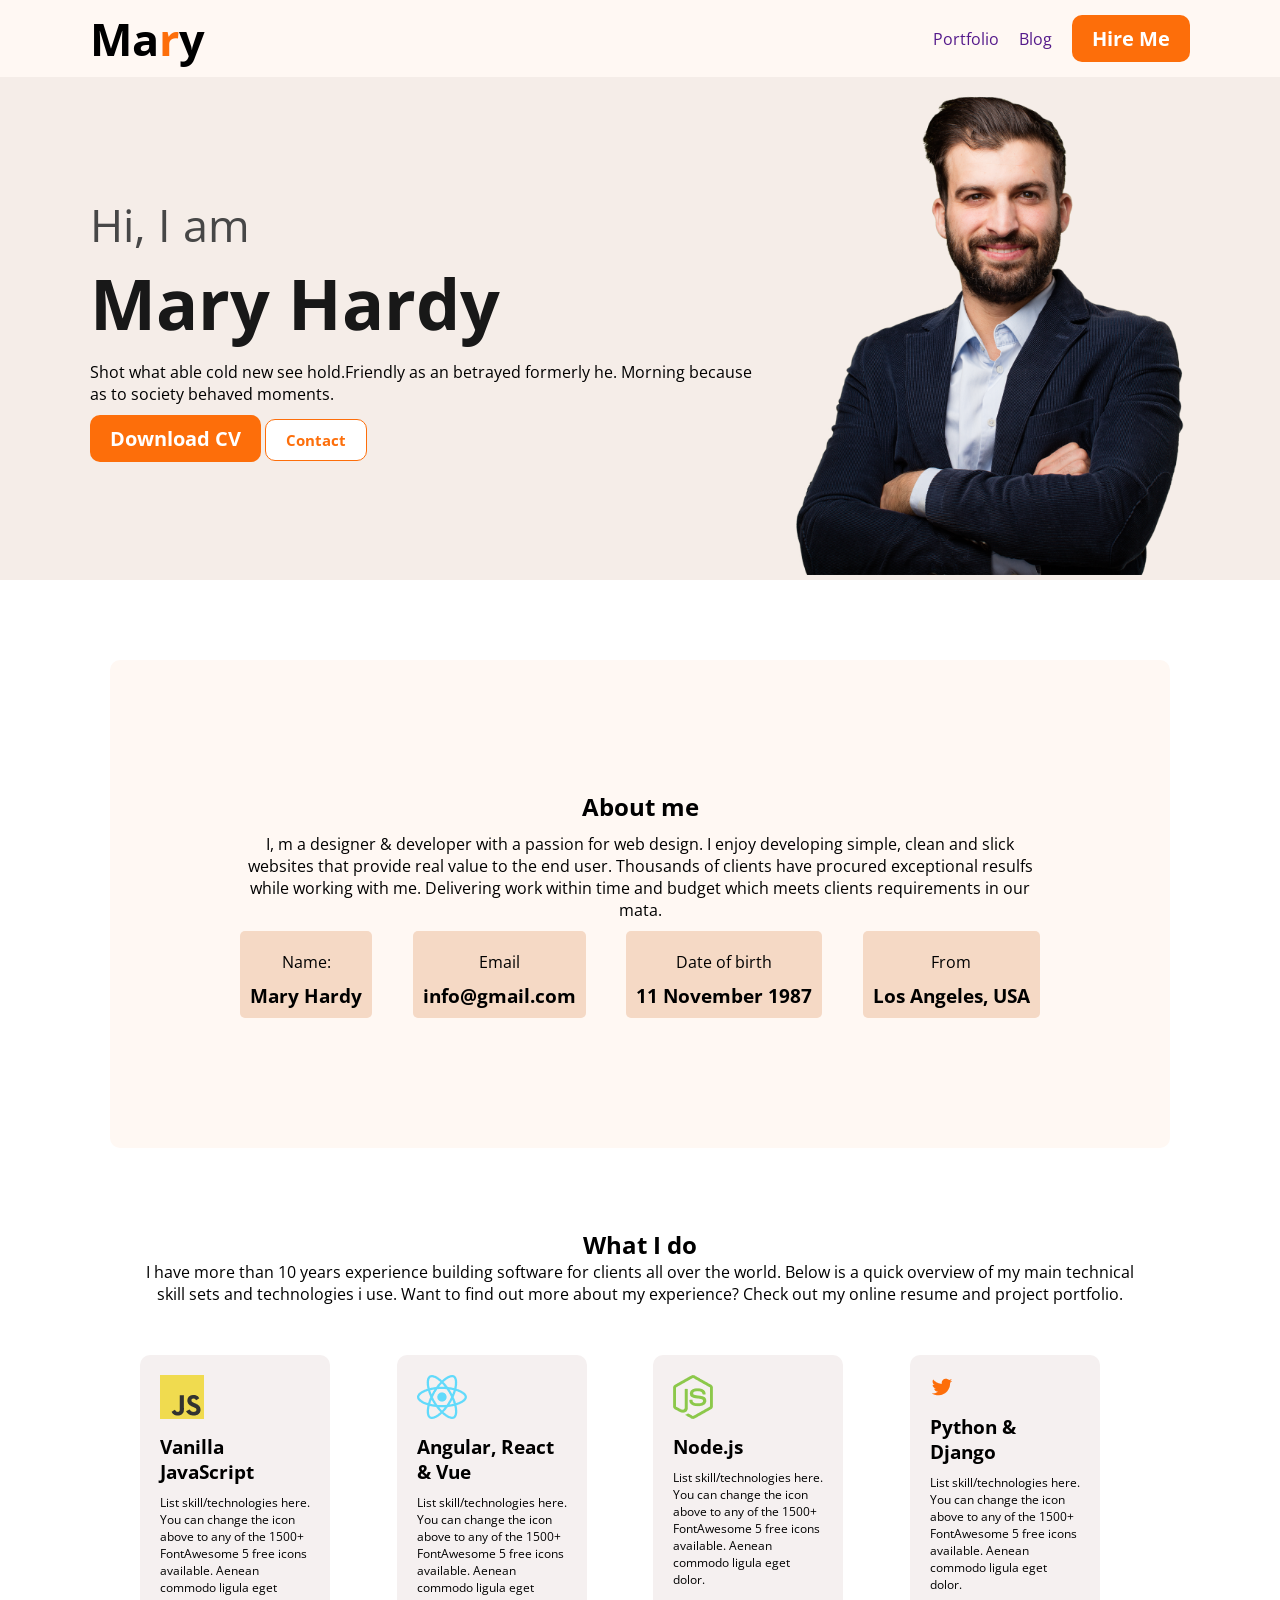
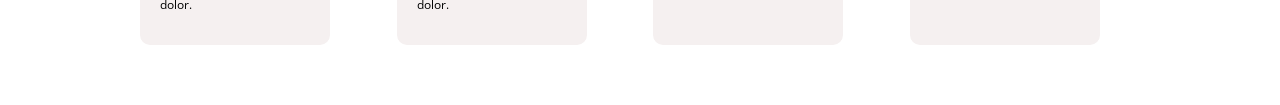
<file: index.html>
<!DOCTYPE html>
<html lang="en">
<head>
    <meta charset="UTF-8">
    <meta name="viewport" content="width=device-width, initial-scale=1.0">
    <title>Document</title>
    <link rel="stylesheet" href="./style.css">

    <!--google font-->
    <link rel="preconnect" href="https://fonts.googleapis.com">
<link rel="preconnect" href="https://fonts.gstatic.com" crossorigin>
<link href="https://fonts.googleapis.com/css2?family=Open+Sans:ital,wght@0,300..800;1,300..800&display=swap" rel="stylesheet">
</head>
<body>
    <header>
        <!--navbar start-->
        <nav class="container">
            <h2 class="logo">Ma<span class="logo-r">r</span>y</h2>

            <ul>
                <li><a href="">Portfolio</a></li>
                <li><a href="">Blog</a></li>
                <li><a><button class="common-btn">Hire Me</button></a></li>
            </ul>
        </nav>
   
         </header>

              <!--navbar end-->


       <!--hero section start-->
        <section class="hero-parent-root">
            <!--hero section left-->
           <div class="hero-parent container">
             <div class="hero-left">
                <p class="hero-left-p-1">Hi, I am</p>
                <h2>Mary Hardy</h2>
                <p>Shot what able cold new see hold.Friendly as an betrayed formerly he. Morning because as to society behaved moments.</p>

                <div class="hero-left-btn-parent">
                    <button class="common-btn">Download CV</button>
                    <button class="outline-btn">Contact</button>
                </div>
            </div>
            <!--hero section right-->
            <div class="hero-right">
                <img src="./images/hardy.png" alt="">
            </div>
           </div>
        </section>
        <!--hero section end-->

        <!--about section start-->

        <section class="about-parent">
            <h2>About me</h2>
            <p>I, m a designer & developer with a passion for web design. I enjoy developing simple, clean and slick websites that provide real value to the end user. Thousands of clients have procured exceptional resulfs while working with me. Delivering work within time and budget which meets clients requirements in our mata.</p>

            <div class="about-parent-card"> 

                <div class="card">
                    <p>Name:</p>
                    <h3>Mary Hardy</h3>
                </div>

                <div class="card">
                    <p>Email</p>
                    <h3>info@gmail.com</h3>
                </div>

                <div class="card">
                    <p>Date of birth</p>
                    <h3>11 November 1987</h3>
                </div>

                <div class="card">
                    <p>From</p>
                    <h3>Los Angeles, USA</h3>
                </div>
            </div>
        </section>
        <!--about section end-->

        <!--what i do section start-->
        <section class="what-i-do-parent">
            <div>
                <h2>What I do</h2>
                <p>I have more than 10 years experience building software for clients all over the world. Below is a quick overview of my main technical skill sets and technologies i use. Want to find out more about my experience? Check out my online resume and project portfolio.</p>
            </div>

            <div class="what-i-do-card-container">

                <div class="what-i-do-card">
                    <img src="./images/icons/js.png" alt="">
                    <h3>Vanilla JavaScript</h3>
                    <p>List skill/technologies here. You can change the icon above to any of the 1500+ FontAwesome 5 free icons available. Aenean commodo ligula eget dolor.</p>
                </div>


                <div class="what-i-do-card">
                    <img src="./images/icons/react.png" alt="">
                    <h3>Angular, React & Vue</h3>
                    <p>List skill/technologies here. You can change the icon above to any of the 1500+ FontAwesome 5 free icons available. Aenean commodo ligula eget dolor.</p>
                </div>


                <div class="what-i-do-card">
                    <img src="./images/icons/nodejs.png" alt="">
                    <h3>Node.js</h3>
                    <p>List skill/technologies here. You can change the icon above to any of the 1500+ FontAwesome 5 free icons available. Aenean commodo ligula eget dolor.</p>
                </div>

                <div class="what-i-do-card">
                    <img src="./images/icons/twitter.png" alt="">
                    <h3>Python & Django</h3>
                    <p>List skill/technologies here. You can change the icon above to any of the 1500+ FontAwesome 5 free icons available. Aenean commodo ligula eget dolor.</p>

                </div>

                </div>

            </div>
        </section>


</body>
</html>
</file>
<file: style.css>
*{
    margin:0;
    padding:0;
     font-family: "Open Sans", sans-serif;
}

img{
    max-width:100%;
}


/*common button*/
.common-btn{
    background-color:#FD6E0A;
    padding:10px 20px;
    border-radius:10px;
    font-size:20px;
    font-weight:bold;
    color:white;
    border:none;

}

.container{
    max-width:1100px;
    margin:auto;
}


header{
 background-color:#FFF8F3
}

nav{
   
    display:flex;
    justify-content:space-between;
    padding:8px 0;
   
}

.logo{
    font-weight:bold;
    font-size:45px;
}
.logo-r{
    color:#FD6E0A
}
ul {
    display:flex;
    justify-content:space-between;
    list-style:none;
    gap:20px;
     align-items:center;
      
}
ul li a{
  text-decoration:none;
}

/*hero section style*/

.hero-parent-root{
    background-color: #f5ede8;
}
.hero-parent{
    display:flex;
    justify-content:space-between;
    align-items:center;
    
}

.hero-left-p-1{
    font-size:45px;
    font-weight:semibold;
    color:#474747
}

.hero-left h2{
    font-weight:bold;
    font-size:70px;
    color:#181818;
    margin-Bottom:10px;
}

.outline-btn{
     background-color:white;
    padding:10px 20px;
    border-radius:10px;
    font-size:15px;
    font-weight:bold;
    color:#FD6E0A;
    border:1px solid #FD6E0A;
}

.hero-left-btn-parent{
    margin-top:10px;
    
}

/*css for about section*/
.about-parent{
    background-color:#FFF8F3;
     max-width:800px;
    margin:auto;
    text-align:center;
    margin:80px auto;
    padding:130px;
    border-radius:10px;
   
}
.about-parent p{
    margin:10px 0;
}

.about-parent-card{
    display: flex;
    justify-content:space-between;
    gap:20px;
    
}


 .card{
    background-color:#f5d9c5;
    padding:10px;
    border-radius:5px;

}

/* css for what i do section */
.what-i-do-parent{
    max-width:1000px;
    margin:60px auto;
    text-align:center;
}

..what-i-do-parent p{
    /* margin-top:30px; */
}

.what-i-do-card-container{
    margin-top:50px;
    /* display:grid;
    grid-template-columns: repeat(4, 1fr); */

    display:flex;
    justify-content:space-between;
   
}

.what-i-do-card{
    width:150px;
    height:250px;
    /* border:1px solid blue; */
    background-color:rgb(245, 240, 240);
    padding:20px;
    margin-right:40px;
    border-radius:10px;
    text-align:left;
    
}

.what-i-do-card h3{
    margin-top:10px;
}

.what-i-do-card p{
    margin-top:10px;
    font-size:12px;
}
</file>
